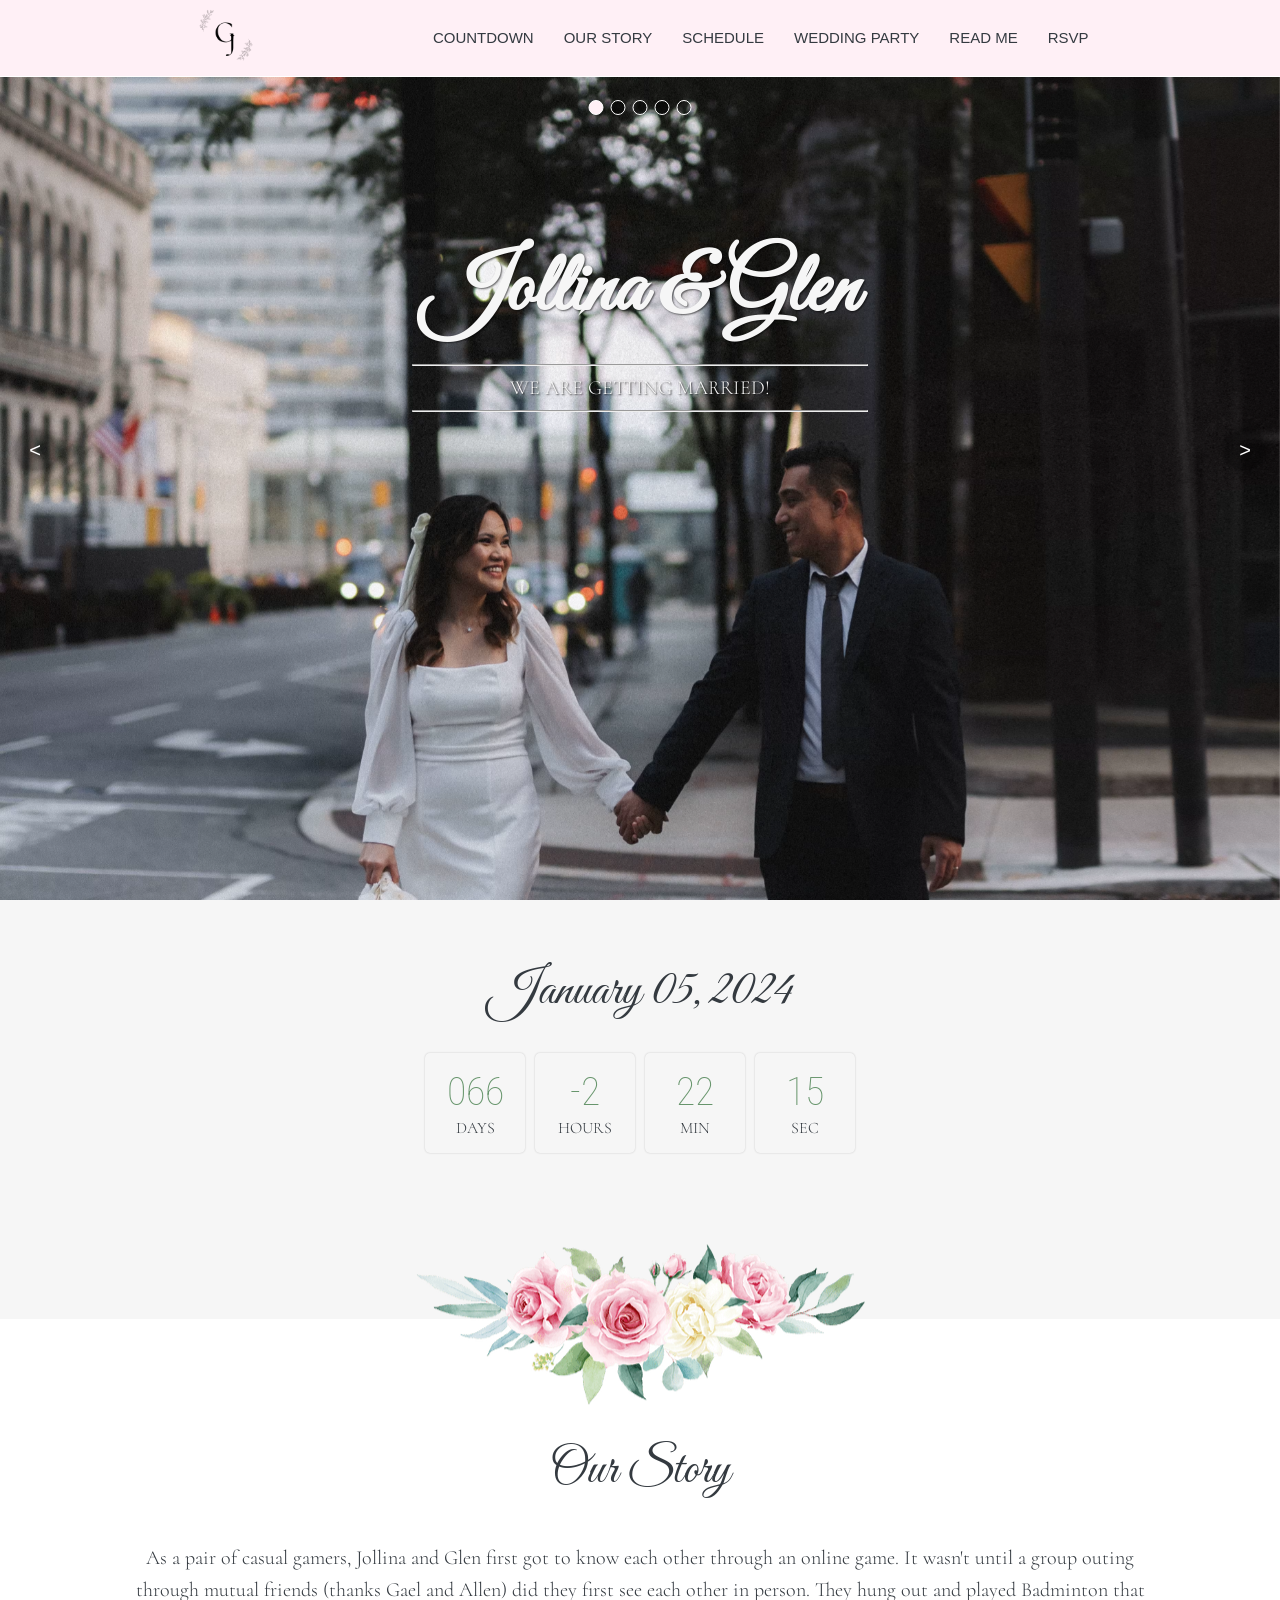
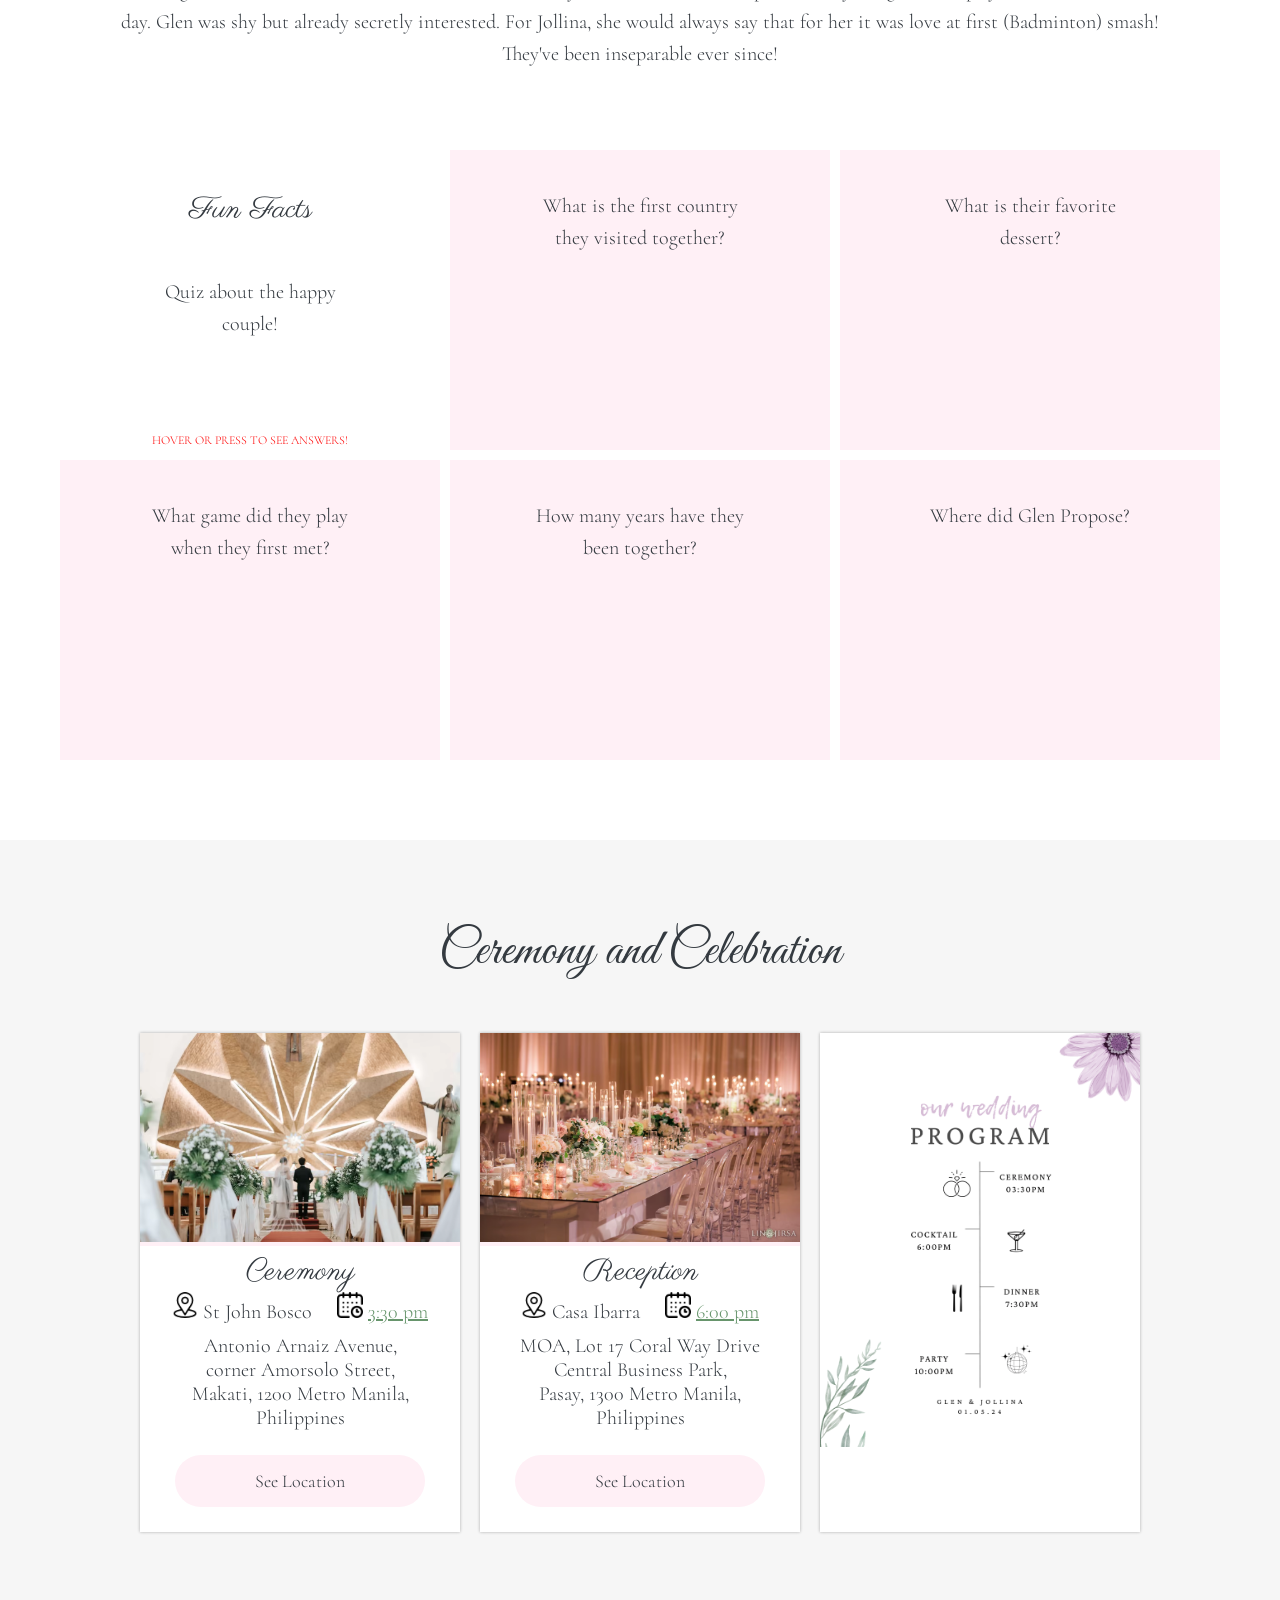
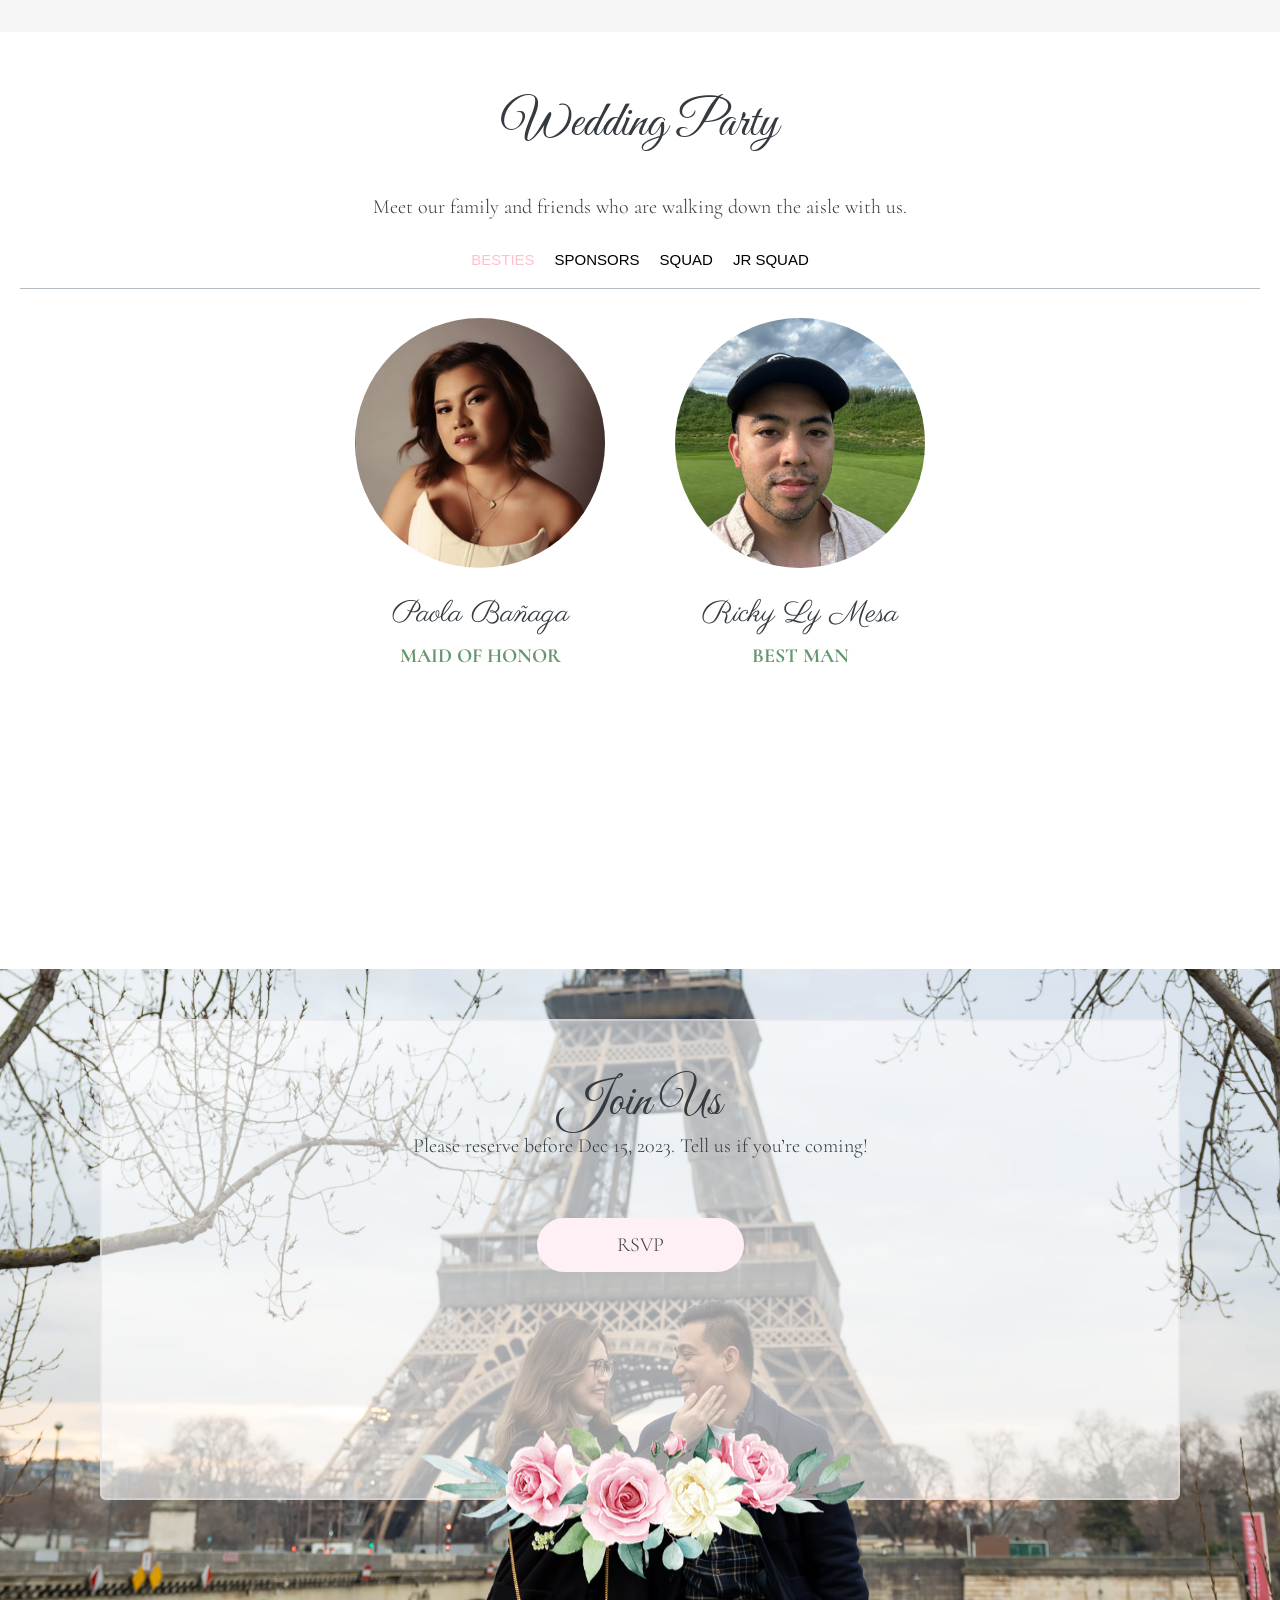
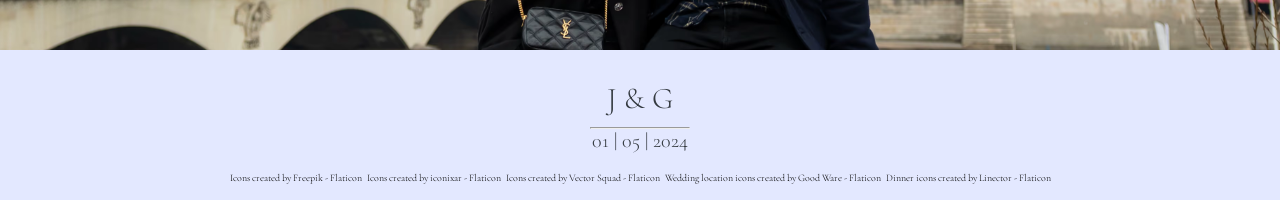
<file: index.html>
<!DOCTYPE html>
<html lang="en">
  <head>
    <meta charset="UTF-8" />
    <meta http-equiv="X-UA-Compatible" content="IE=edge" />
    <meta name="viewport" content="width=device-width, initial-scale=1.0" />
    <link rel="preconnect" href="https://fonts.googleapis.com">
    <link rel="preconnect" href="https://fonts.gstatic.com" crossorigin>
    <link href="https://fonts.googleapis.com/css2?family=Cormorant:wght@400;700&family=Great+Vibes&family=Parisienne&family=Roboto+Condensed&display=swap" rel="stylesheet">
    <link rel="stylesheet" href="css/style.css" />
    <link rel="icon" type="image/x-icon" href="img/favicon_io/favicon.ico">   
    <title>#JollyNaSiGlen</title>
  </head>
  <body>
    <main class="main__container">
      <nav id="navigation" class="nav">
        <a href="#" class="nav__logo"><img src="img/newlogo.png" alt="" /></a>
        <ul class="nav__link">
          <input type="checkbox" id="checkbox__toggle" />
          <div class="nav__link--menu">
            <li>
              <a class="nav__link--btn" href="#whenwhere">Countdown</a>
            </li>
            <li>
              <a class="nav__link--btn" href="#ourstory">Our Story </a>
            </li>
            <li>
              <a class="nav__link--btn" href="#schedule">Schedule </a>
            </li>
            <li>
              <a class="nav__link--btn" href="#wedparty">Wedding Party </a>
            </li>
            <li>
              <a class="nav__link--btn" href="faq.html">Read Me</a>
            </li>
            <li><a class="nav__link--btn cta__btn" href="#rsvp">RSVP</a></li>
          </div>
          <label for="checkbox__toggle" class="hamburger"></label>
        </ul>
      </nav>
      <header class="header">
        <figure class="slider__cards"></figure>
        <figure class="slider__cards"></figure>
        <figure class="slider__cards"></figure>
        <figure class="slider__cards"></figure>
        <figure class="slider__cards"></figure>
        <div class="slider__button--container">
          <button class="slider__button default"></button>
          <button class="slider__button"></button>
          <button class="slider__button"></button>
          <button class="slider__button"></button>
          <button class="slider__button"></button>
        </div>
        <button class="slider__button--prev" onclick=""><span class="abscenter">&lt</span></button>
        <button class="slider__button--next" onclick=""><span class="abscenter">&#62</span></button>
        <div class="title">
          <h1 class="title__mainheading">Jollina & Glen</h1>
          <hr>
          <p class="title__subheading">We are getting Married!</p>
          <hr>
        </div>
      </header>
      <section id="whenwhere" class="countdown__container">
        <div class="countdown section1">
          <h2>January 05, 2024</h2>
          <div id="countdown" class="countdown__time">
            <div class="countdown__time--counter">
              <span class="day"></span><br><span>Days</span>
            </div>
            <div class="countdown__time--counter">
              <span class="hour"></span><br>
              <span>Hours</span>
            </div>
            <div class="countdown__time--counter">
              <span class="minute"></span><br>
              <span>Min</span>
            </div>
            <div class="countdown__time--counter">
              <span class="second"></span><br>
              <span>Sec</span>
            </div>
          </div>
          <div class="img__footer">
            <img src="img/pastelFlower.png" alt="" />
          </div>
        </div>
      </section>
      <section id="ourstory">
        <div class="story__container section1">
          <h2>Our Story</h2>
          <p>
            As a pair of casual gamers, Jollina and Glen first got to know each
            other through an online game. It wasn't until a group outing through mutual friends (thanks Gael and
            Allen) did they first see each other in person. They hung out
            and played Badminton that day. Glen was shy but already secretly
            interested. For Jollina, she would always say that for her it was
            love at first (Badminton) smash! They've been inseparable ever
            since!
          </p>
          <div class="story">
            <div class="story__card--header">
              <h3>Fun Facts</h3>
              <p>Quiz about the happy couple!</p></p>
              <p>Hover or Press to see answers!</p>
            </div>
            <div class="flip-card" onclick="">
              <div class="story__card">
                <div class="story__card--front">
                  <p>What is the first country they visited together?</p>
                </div>
                <div class="story__card--back">
                  <p>Japan!</p>
                  <img src="img/sushi.png" alt="" />
                </div>
              </div>
            </div>
            <div class="flip-card" onclick="">
              <div class="story__card">
                <div class="story__card--front">
                  <p>What is their favorite dessert?</p>
                </div>
                <div class="story__card--back"><p>Bubble Tea</p>
                  <img src="img/bubble-tea.png" alt="" /></div>
              </div>
            </div>
            <div class="flip-card" onclick="">
              <div class="story__card">
                <div class="story__card--front">
                  <p>What game did they play when they first met?</p>
                </div>
                <div class="story__card--back"><p>Ragnarok Online</p>
                  <img src="img/poring.png" alt="" /></div>
              </div>
            </div>
            <div class="flip-card" onclick="">
              <div class="story__card">
                <div class="story__card--front">
                  <p>How many years have they been together?</p>
                </div>
                <div class="story__card--back">
                  <p>Together for 4 years!</p>
                  <img src="img/four.png" alt="" /></div>
              </div>
            </div>
            <div class="flip-card" onclick="">
              <div class="story__card">
                <div class="story__card--front">
                  <p>Where did Glen Propose?</p>
                </div>
                <div class="story__card--back">
                  <p>Paris</p> 
                  <img src="img/paris.png" alt="" />
                </div>
              </div>
            </div>
          </div>
        </div>
      </section>

      <section id="schedule">
        <div class="schedule__container">
          <header class="schedule__header section1">
            <h2>Ceremony and Celebration</h2>
          </header>
          <div class="schedule__body section1">
            <div class="schedule__cards">
              <img src="img/church1.avif" class="schedule__cards--img" alt=""/>
              <h3>Ceremony</h3>
              <div class="location">
                <div>
                  <img src="img/location.png" class="schedule__cards--icon" alt="">
                  <span>St John Bosco</span>
                </div>
                <div>
                  <img src="img/time.png" class="schedule__cards--icon" alt="">
                  <time>3:30 pm</time>
                </div>
              </div>
              <p>Antonio Arnaiz Avenue, <br> corner Amorsolo
                Street, <br>
                Makati, 1200 Metro Manila, <br> Philippines
              </p>
              <a class="schedule__body--a" target="_blank" href="https://www.waze.com/live-map/directions/st.-john-bosco-church-arnaiz-ave-makati?to=place.w.79298706.793052591.605915">See Location</a>
            </div>
            <div class="schedule__cards">
              <img src="img/test.avif" class="schedule__cards--img" alt=""/>
              <h3>Reception</h3>
              <div class="location">
                <div>
                  <img src="img/location.png" class="schedule__cards--icon" alt="">
                  <span>Casa Ibarra</span>
                </div>
                <div>
                  <img src="img/time.png" class="schedule__cards--icon" alt="">
                  <time>6:00 pm</time>
                </div>
              </div>
              <p>MOA, Lot 17 Coral Way Drive <br> Central Business Park, <br> Pasay, 1300 Metro Manila, <br> Philippines</p>
              <a class="schedule__body--a" target="_blank" href="https://www.waze.com/live-map/directions/casa-ibarra-coral-way-pasay?to=place.w.79298705.792921517.16666381">See Location</a>
            </div>
            <div class="schedule__cards">
              <div class="program__card">
                <a target="_blank" class="img__link" href="img/program.png">
                  <img class="program__image" src="img/program.png" alt="">
                </a>
              </div>
            </div>
          </div>
      </div>
      </section>

      <section id="wedparty" class="section1">
        <h2>Wedding Party</h2>
        <p class="wedparty__intro">
            Meet our family and friends who are walking down the aisle with us.
        </p>
        <div class="wedparty__tab">
            <button class="wedparty__tab--btn defaultOn border--right">Besties</button>
            <button class="wedparty__tab--btn">Sponsors</button>
            <button class="wedparty__tab--btn border--right">Squad</button>
            <button class="wedparty__tab--btn border--right">Jr Squad</button>
        </div>
        <button class="wed__button--prev" onclick=""><span class="abscenter">&lt</span></button>
        <button class="wed__button--next" onclick=""><span class="abscenter">&#62</span></button>
        <div class="wedparty__container">
          <div class="wedparty__body">
            <div class="wedparty__body--card">
              <div>
                <img src="img/paola.jpg" class="wedparty__body--img" alt="" width="250px" height="250px"  />
                <h3>Paola Bañaga</h3>
                <h4>Maid of Honor</h4>
              </div>
              <div>                
                <img src="img/ricky.jpg" class="wedparty__body--img" alt="" width="250px" height="250px"/>
                <h3>Ricky Ly Mesa</h3>
                <h4>Best Man</h4>
              </div>
            </div>
            <div class="wedparty__body--card">
              <div class="sponsors">
                <h3>Family</h3>
                <h4>Glen's Family</h4>
                <p>Nonilon Mangahas</p>
                <p>Milady Goluya & Cris Racsag</p>
                <h4>Jollina's Family</h4>
                <p>Betty & John Jorda</p>
              </div>
              <div class="sponsors">
                <h3>Principal Sponsors</h3>
                <p>Dra. Margaret Lazaro-Leachon & Dr. Anthony Leachon</p> 
                <p>Mrs. Sonya Dealca & Mr. Noli Dioneda</p>
                <p>Mrs. Merlita Dioneda & Mr. Jimmy Dioneda</p>
                <p>Mrs. Barbara Hazel Victorio & Mr. Randy Victorio</p>
                <p>Dra. Roscel Berin-Paterno & Mr. Lorenzo Paterno</p>
                <p>Mrs. Warlita Berin & Mr. Danilo Jorda</p>
                <p>Ms. Alili Goluya & Atty. Rey Jorda</p>
                <p>Mrs. Shinette Bolante & Mr. Maurice Dee</p>
                <p>Mrs. Agnes Goluya & Mr. Ephraem Goluya Sr.</p>
                <p>Mrs. Rosemarie Goluya & Mr. Philamer Goluya</p>
                <p>Engr. Marifel Taguiam Mailig & Mr. Orland Mailig</p>
                <p>Mrs. Maricel Goluya & Mr. Eric Bernabe</p>
                <p>Ms. Erma Espiritu & Mr. Agustin Martinez</p>
              </div>
              <div class="sponsors">
                <h3>Secondary Sponsors</h3>
                <h4>Candle</h4>
                <p>Justienne Aira Sebastian & John Michael Jorda</p>
                <h4>Veil</h4>
                <p>Anna Abigael Rosero & Jerome Jorda</p>
                <h4>Cord</h4>
                <p>Patria Krizzel Ann Jorda & Rony Allen Rosero </p>
              </div>
            </div>
            <div class="wedparty__body--card">
              <div>
                <h3>Bridesmaids</h3>
                <p>Allyssa Goluya</p>
                <p>Eilyn Yatco</p>
                <p>Charmaine Sagun</p>
                <p>Abby Gail Macabante</p>
                <p>Camille Cabral</p>
                <p>Karen Catherine Aquino</p>
                <p>Christine San Diego-Ager</p>
                <p>Darlene San Agustin</p>
              </div>
              <div>
                <h3>Groomsmen</h3>
                <p>Ephraem Goluya Jr</p>
                <p>Leo Winston Goluya</p>
                <p>Jules Cesar Lagasca</p>
                <p>Josefino Gonzaga</p>
                <p>Marcel Yambao</p>
                <p>Marc Russel Lorilla</p>
                <p>Vernon Ager</p>
                <p>Mikko Peña</p>
              </div>
            </div>
            <div class="wedparty__body--card">
              <div>
                <h3>Flower Girls</h3>
                <p>Francine Aisha Lagera</p>
                <p>Francess Aliyah Lagera</p>
                <p>Khloe Perucho</p>
                <p>Alexandra Zhang</p>
                <p>Maddison Dioneda</p>
              </div>
              <div>
                <h3>Bearers</h3>
                <h4>Jr Ring Bearer</h4>
                <p>Jeremiah Marion Jorda</p>
                <h4>Ring Bearer</h4>
                <p>Keith Perucho</p>
                <h4>Bible Bearer</h4>
                <p>James El Kassis</p>
                <h4>Coin Bearer</h4>
                <p>Ernest Roland Jorda</p>
              </div>
            </div>
          </div>
      </section>

      <section id="rsvp">
        <div class="rsvp__container section1">
          <h2>Join Us</h2>
          <p>Please reserve before Dec 15, 2023. Tell us if you’re coming!</p>
          <a id="submit" href="https://www.theknot.com/us/glen-mangahas-and-jollina-jorda-jan-2024/rsvp" target="_blank">RSVP</a>
          <div class="rsvp__flower">
            <img src="img/pastelFlower.png" alt="" />
          </div>
        </div>
      </section>
      <footer>
        <div class="footer__nav">
          <ul>
            <li>
              <a class="footer__nav--btn" href="faq.html">Read Me</a>
            </li>
            <li>
              <a class="footer__nav--btn" href="#whenwhere">Countdown</a>
            </li>
            <li>
              <a class="footer__nav--btn" href="#ourstory">Our Story</a>
            </li>
            <li>
              <a class="footer__nav--btn" href="#schedule">Schedule</a>
            </li>
            <li>
              <a class="footer__nav--btn" href="#wedparty">Wedding Party</a>
            </li>
            <li><a class="footer__nav--btn" href="#rsvp">RSVP</a></li>
          </ul>
        </div>
        <p class="footer__logo"> 
          <span>J</span>
          <span>&</span>        
          <span>G</span>
          </p>
        <hr>
        <span>01 | 05 | 2024</span>
        <div class="attribution">
          <a href="https://www.flaticon.com/free-icons/video-game" title="video game icons">Icons created by Freepik - Flaticon</a>
          <a href="https://www.flaticon.com/free-icons/bubble-tea" title="bubble tea icons">Icons created by iconixar - Flaticon</a> 
          <a
            href="https://www.flaticon.com/free-icons/wedding-day"
            title="wedding day icons"
            >Icons created by Vector Squad - Flaticon</a
          >
          <a
            href="https://www.flaticon.com/free-icons/wedding-location"
            title="wedding location icons"
            >Wedding location icons created by Good Ware - Flaticon</a
          >
          <a
            href="https://www.flaticon.com/free-icons/dinner"
            title="dinner icons"
            >Dinner icons created by Linector - Flaticon</a
          >        
        </div>
    </footer>
    </main>
  </body>
  <script src="js/nav.js"></script>
  <script src="js/main.js"></script>
</html>
</file>
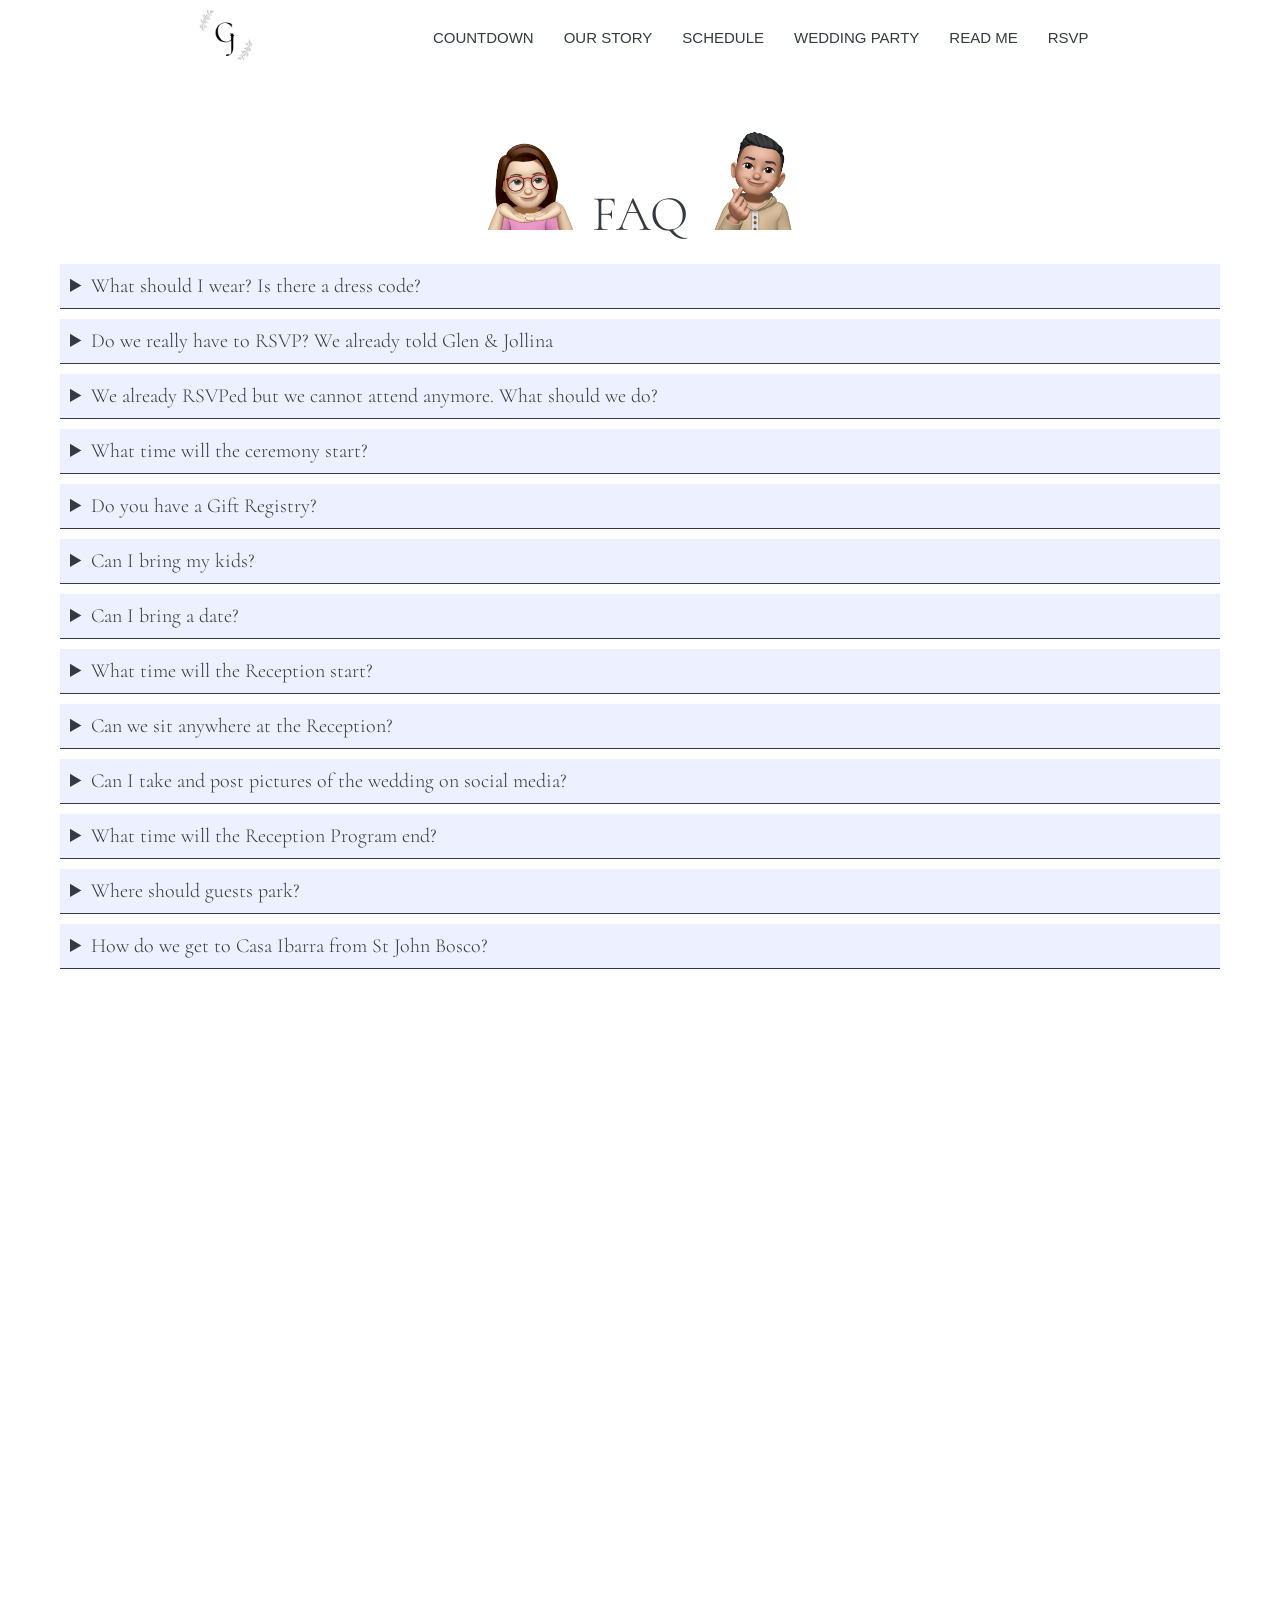
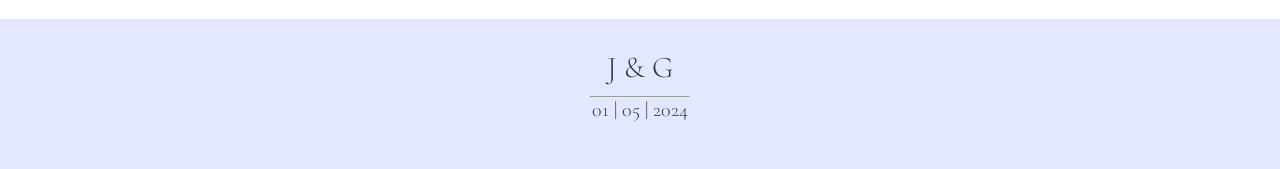
<file: faq.html>
<!DOCTYPE html>
<html lang="en">
  <head>
    <meta charset="UTF-8" />
    <meta name="viewport" content="width=device-width, initial-scale=1.0" />
    <link rel="preconnect" href="https://fonts.googleapis.com">
    <link rel="preconnect" href="https://fonts.gstatic.com" crossorigin>
    <link href="https://fonts.googleapis.com/css2?family=Cormorant:wght@400;700&family=Great+Vibes&family=Parisienne&family=Roboto+Condensed&display=swap" rel="stylesheet">
    <link rel="icon" type="image/x-icon" href="img/favicon_io/favicon.ico">   
    <link rel="stylesheet" href="css/style.css" />
    <title>#JollyNaSiGlen</title>
  </head>
  <body>
    <main class="main__container section1">
      <nav id="navigation" class="nav">
        <a href="index.html" class="nav__logo"><img src="img/newlogo.png" alt="" /></a>
        <ul class="nav__link">
          <input type="checkbox" id="checkbox__toggle" />
          <div class="nav__link--menu">
            <li>
              <a class="nav__link--btn" href="index.html#whenwhere">Countdown</a>
            </li>
            <li>
              <a class="nav__link--btn" href="index.html#ourstory">Our Story </a>
            </li>
            <li>
              <a class="nav__link--btn" href="index.html#schedule">Schedule </a>
            </li>
            <li>
              <a class="nav__link--btn" href="index.html#wedparty">Wedding Party </a>
            </li>
            <li>
              <a class="nav__link--btn" href="#">Read Me </a>
            </li>
            <li><a class="nav__link--btn cta__btn" target="_blank" href="https://www.theknot.com/us/glen-mangahas-and-jollina-jorda-jan-2024/rsvp">RSVP</a></li>
          </div>
          <label for="checkbox__toggle" class="hamburger"></label>
        </ul>
      </nav>
      <section id="faq">
        <div class="faq__container">
          <h2>           
            <img src="img/jollina.png" width="110px" alt=""> 
            <span>FAQ</span>
            <img src="img/glen.png" width="110px" alt="">
          </h2>
          <details>
            <summary>What should I wear? Is there a dress code?</summary>
            <div>
              <p>Strictly a <b>Formal</b> Event, <br>
              </p>
              <ul class="list__container">
                <li>Any light colored suit or long sleeves polo for the Gentlemen.</li>
                <li>Long dress, jumpsuits or separates in Pastel colors for the Ladies.</li>
              </ul> 
              <div class="color__container">
                <div class="color__container--circle"></div>
                <div class="color__container--circle"></div>
                <div class="color__container--circle"></div>
                <div class="color__container--circle"></div>
                <div class="color__container--circle"></div>              
                <div class="color__container--circle"></div>
              </div>
              <p>The Church has strict guidelines, therefore, no backless, see-through, plunging neckline, low cut, high slits or mini dresses. Otherwise, you may be asked to wear a shawl OR may not be allowed in the Church. <b> Also, please do NOT wear denim pants, shorts, slippers or sneakers. </b>
              </p>
              <div class="img__gallery">
                <img src="img/2.png" alt="">
                <img src="img/4.png" alt="">
                <img src="img/5.png" alt="">
                <img src="img/3.png" alt="">
              </div>
          </details>
          <details>
            <summary>Do we really have to RSVP? We already told Glen & Jollina</summary>
            <p>YES, RSVP is the formal confirmation to guarantee that you are included in the final guest list. If you come without RSVPing, our coordinator cannot let you enter the reception.</p>
          </details>
          <details>
            <summary>We already RSVPed but we cannot attend anymore. What should we do?</summary>
            <p>It is sad that you can no longer attend our special day. Should this happen, please go back to the RSVP form and update your answer so we can give your alloted seats to someone else.</p>
          </details>
          <details>
            <summary>What time will the ceremony start?</summary>
            <p>We have a strict schedule to follow. Processional march will start at 3:30 PM, so please arrive by 3:15 PM. If arriving late, please DO NOT enter the church while Jollina is walking down the aisle.</p>
          </details>
          <details>
            <summary>Do you have a Gift Registry?</summary>
            <p>As much as we appreciate your thoughtfulness, our baggage space is limited for the journey home (50kg to be exact &#128514). If you insist on giving, we would be grateful to receive monetary gifts instead to help us save up for our future &#127968. Thank you for being a part of our special day! </p>
          </details>
          <details>
            <summary>Can I bring my kids?</summary>
            <p>While we love your little ones, due to our venue having a limited capacity we will only be able to accommodate those listed on your invitation. We appreciate you making arrangements ahead of time and leaving the kids at home so you can celebrate with us.</p>
          </details>
          <details>
            <summary>Can I bring a date?</summary>
            <p>We have a strict guest list to stay on budget. Our wedding is strictly RSVP only. We will only be able to accommodate those listed on your invitation.</p>
          </details>
          <details>
            <summary>What time will the Reception start?</summary>
            <p>After the ceremony, the wedding party will be taking pictures in the church for around half an hour. Guests can head straight to the reception hall where we will be serving our cocktail menu.</p>
          </details>
          <details>
            <summary>Can we sit anywhere at the Reception?</summary>
            <p>NO, there will be a formal seating arrangement posted at the entrance to the Reception area. Please ensure to check and follow accordingly.</p>
          </details>
          <details>
            <summary>Can I take and post pictures of the wedding on social media?</summary>
            <p>Yes please! We encourage guests to post pictures onto their social media channels. Our only request is that you tag each photo with our wedding hashtag <b>#JollyNaSiGlen</b> so we can keep track of all of your pictures!</p>
          </details>
          <details>
            <summary>What time will the Reception Program end?</summary>
            <p>The program will end around 10:00 PM. Please stay with us until the end of the program. <br>
              <b>PLEASE DO NOT EAT AND RUN!</b>
          </details>
          <details>
            <summary>Where should guests park?</summary>
            <p>There is a parking lot beside Casa Ibarra that can accomodate 20-40 cars. If there are no more slots available, the nearest pay parking building would be the Mall Of Asia Arena Annex (MAAX) Building. There is a free shuttle service from there to Casa Ibarra. </p>
            <div class="center__container"><a class="button__default" href="https://www.waze.com/live-map/directions/ph/ncr/pasay/mall-of-asia-arena-annex-(maax)-building?to=place.ChIJDzJ4VGjLlzMRQ5A3Xs5JwtI">Directions</a></div>
          </details>
          <details>
            <summary>How do we get to Casa Ibarra from St John Bosco?</summary>
            <p>Please see the map below for Reference OR Click on Button.</p>
            <div class="center__container">
              <a class="button__default" target="_blank" href="https://www.waze.com/live-map/directions/casa-ibarra-coral-way-pasay?to=place.w.79298705.792921517.16666381">Directions</a>
              <br>
              <img src="img/map.avif" alt="">
            </div>
          </details>
        </div>
      </section>
      <footer>
        <p class="footer__logo">J & G</p>
        <hr>
        <span>01 | 05 | 2024</span>
    </footer>
    </main>
  </body>
  <script src="js/nav.js"></script>
  <script src="js/main.js"></script>
</html>
</file>
<file: css/style.css>
*,
*::before,
*::after {
  margin: 0;
  padding: 0;
  box-sizing: inherit; }

html {
  font-size: 62.5%;
  scroll-behavior: smooth;
  height: fill-available;
  height: -webkit-fill-available; }

body {
  box-sizing: border-box;
  text-align: center;
  font-family: "Cormorant", serif;
  font-weight: 100;
  font-size: 2rem;
  color: #343a40;
  height: fill-available;
  height: -webkit-fill-available; }

@keyframes nav-slide {
  0% {
    transform: translatex(100%); }
  100% {
    transform: translatex(0%); } }

@keyframes section-slide {
  0% {
    opacity: 0.5;
    transform: translateY(50px); }
  100% {
    opacity: 1;
    transform: translateY(0); } }

@keyframes slideUp {
  0% {
    transform: translateY(100%);
    opacity: 0; }
  50% {
    transform: translateY(-10%); }
  100% {
    transform: translateY(0%);
    opacity: 1; } }

@keyframes text--reveal {
  0% {
    opacity: 0; }
  100% {
    opacity: 1; } }

h2 {
  color: #343a40;
  font-family: "Great Vibes", cursive;
  font-size: 5rem;
  font-weight: 100; }
  @media (max-width: 599px) {
    h2 {
      font-size: 4rem; } }

h3 {
  color: #343a40;
  font-family: "Parisienne", cursive;
  font-size: 3rem;
  font-weight: 100; }

h4 {
  color: #343a40;
  font-family: "Cormorant", serif;
  font-size: 2rem;
  margin: 1rem; }

.abscenter {
  position: absolute;
  top: 50%;
  left: 50%;
  transform: translate(-50%, -50%); }

.border--right {
  border-right: 1px solid #fcc2d7; }

.img__footer {
  transform: translateY(55%);
  max-width: 60rem;
  display: inline-block; }
  .img__footer img {
    width: 100%; }

.section--animation {
  animation: section-slide 0.8s;
  animation-fill-mode: backwards; }

.attribution {
  margin-top: 1rem; }

.attribution > a {
  text-decoration: none;
  color: black;
  font-size: 1rem; }
  @media (max-width: 599px) {
    .attribution > a {
      font-size: 0.8rem; } }

.wedparty--slide {
  transform: translatey(700px); }

.pink--background {
  background-color: #fff0f6; }

#submit {
  background: #fff0f6;
  color: #343a40;
  border: none;
  padding: 1.5rem 8rem;
  margin: 6rem auto;
  border-radius: 5rem;
  transition: all 0.3s ease-in;
  position: relative;
  text-decoration: none;
  display: inline-block; }
  #submit::after {
    content: " ";
    position: absolute;
    top: 0;
    left: 0;
    width: 100%;
    height: 100%;
    transition: all 0.3s ease-in;
    background-color: #fff0f6;
    z-index: -1;
    border-radius: 50px; }

#submit:hover {
  transform: translateY(-4px);
  cursor: pointer; }

#submit:active {
  transform: translateY(-2px); }

#submit:hover::after {
  transform: scale(2);
  opacity: 0; }

.button__default {
  background-color: #edf0ff;
  color: #343a40;
  border: none;
  padding: 1.5rem 8rem;
  margin: 1rem auto;
  border-radius: 5rem;
  transition: all 0.3s ease-in;
  position: relative;
  text-decoration: none;
  display: inline-block; }
  .button__default::after {
    content: " ";
    position: absolute;
    top: 0;
    left: 0;
    width: 100%;
    height: 100%;
    transition: all 0.3s ease-in;
    background-color: #edf0ff;
    z-index: -1;
    border-radius: 50px; }

.button__default:hover {
  transform: translateY(-4px);
  cursor: pointer; }

.button__default:active {
  transform: translateY(-2px); }

.button__default:hover::after {
  transform: scale(2);
  opacity: 0; }

.header > figure {
  backface-visibility: hidden;
  -webkit-backface-visibility: hidden;
  background-size: cover;
  background-position: center 55%;
  color: transparent;
  height: 100vh;
  width: 100%;
  left: 0px;
  top: 0px;
  opacity: 0;
  position: absolute;
  z-index: 0; }

.header > figure:nth-child(1) {
  transition: opacity 1s ease-in;
  background-image: url("../img/streets.avif"); }

.header > figure:nth-child(2) {
  transition: opacity 1s ease;
  background-image: url("../img/DX9A5564-min.avif"); }

.header > figure:nth-child(3) {
  transition: opacity 1s ease;
  background-image: url("../img/DX9A5320-min.avif"); }

.header > figure:nth-child(4) {
  transition: opacity 1s ease;
  background-image: url("../img/union.avif"); }

.header > figure:nth-child(5) {
  transition: opacity 1s ease;
  background-image: url("../img/DX9A5300-min.avif"); }

.slider__button--next {
  position: absolute;
  content: "";
  top: 50%;
  right: 15px;
  transform: translateY(-50%);
  width: 40px;
  height: 40px;
  border-radius: 50%;
  z-index: 2999;
  background-color: rgba(0, 0, 0, 0.3);
  border: none;
  cursor: pointer;
  font-size: 2rem;
  color: white;
  box-shadow: 0 0 10px rgba(0, 0, 0, 0.6); }
  .slider__button--next:hover, .slider__button--next:active {
    background-color: rgba(0, 0, 0, 0.5); }
  @media (max-width: 599px) {
    .slider__button--next {
      opacity: 0; } }

.slider__button--prev {
  position: absolute;
  content: "";
  top: 50%;
  left: 15px;
  transform: translateY(-50%);
  width: 40px;
  height: 40px;
  border-radius: 50%;
  border: none;
  z-index: 2999;
  cursor: pointer;
  background-color: rgba(0, 0, 0, 0.3);
  font-size: 2rem;
  color: white;
  box-shadow: 0 0 10px rgba(0, 0, 0, 0.6); }
  .slider__button--prev:hover, .slider__button--prev:active {
    background-color: rgba(0, 0, 0, 0.7); }
  @media (max-width: 599px) {
    .slider__button--prev {
      opacity: 0; } }

.slider__button--container {
  top: 100px;
  left: 50%;
  position: absolute;
  transform: translateX(-50%);
  display: flex;
  gap: 0.7rem; }
  @media (max-width: 599px) {
    .slider__button--container {
      top: 70px; } }

.slider__button {
  height: 15px;
  width: 15px;
  border-radius: 50%;
  background-color: rgba(0, 0, 0, 0.5);
  z-index: 4000;
  border: 1px solid white;
  cursor: pointer; }
  .slider__button:focus, .slider__button:active {
    background-color: #fff0f6; }

.active {
  background-color: #fff0f6; }

.header {
  max-width: 100%;
  height: 100vh;
  background-color: #fff0f6; }

.title {
  color: #f6f6f6;
  font-family: "Great Vibes", cursive;
  position: absolute;
  top: 35%;
  left: 50%;
  transform: translate(-50%, -50%); }
  .title__mainheading {
    font-size: 8.5rem;
    padding: 2rem 1rem;
    text-shadow: 1px 1px 2px rgba(0, 0, 0, 0.6);
    animation: slideUp 1.5s ease-in-out;
    animation-fill-mode: backwards; }
    @media (max-width: 900px) {
      .title__mainheading {
        font-size: 6rem; } }
    @media (max-width: 599px) {
      .title__mainheading {
        font-size: 3.2rem;
        padding: 2rem 0; } }
  .title__subheading {
    font-size: 2rem;
    font-family: "Cormorant", serif;
    text-shadow: 1px 1px 2px rgba(0, 0, 0, 0.8);
    padding: 1rem 1rem;
    text-transform: uppercase;
    animation: text--reveal 1.5s ease-in;
    animation-fill-mode: backwards;
    animation-delay: 1s; }
    @media (max-width: 599px) {
      .title__subheading {
        font-size: 1.4rem; } }
  .title hr {
    height: 2px;
    background-color: white; }

.nav {
  display: flex;
  justify-content: space-evenly;
  align-items: center;
  padding: 0 2rem 0 2rem;
  font-weight: 400;
  border-bottom: 1px solid white;
  position: fixed;
  top: 0;
  width: 100%;
  z-index: 3000; }
  @media (max-width: 1200px) {
    .nav {
      justify-content: space-between; } }
  @media (max-width: 599px) {
    .nav {
      padding: 0 1rem; } }
  .nav__logo > img {
    height: 70px; }
    @media (max-width: 599px) {
      .nav__logo > img {
        height: 45px; } }
  .nav__link {
    display: flex;
    flex-direction: row; }
    .nav__link--menu {
      display: flex;
      flex-direction: row;
      list-style: none;
      font-size: 1.5rem;
      text-decoration: none;
      gap: 3rem; }
      @media (max-width: 1200px) {
        .nav__link--menu {
          opacity: 0;
          visibility: hidden;
          position: fixed;
          right: 0;
          top: 67px;
          text-align: center;
          flex-direction: column;
          width: 100%;
          height: 100vh;
          background-color: #fff0f6;
          padding: 6rem 5rem;
          font-size: 2rem; } }
  @media (max-width: 1200px) and (max-width: 599px) {
    .nav__link--menu {
      top: 52px; } }
      .nav__link--menu span {
        color: #f783ac;
        margin-left: 3rem;
        font-size: 1rem;
        display: none; }
        @media (max-width: 1200px) {
          .nav__link--menu span {
            display: none; } }
    .nav__link--btn {
      text-decoration: none;
      color: #343a40;
      font-family: Montserat, sans-serif;
      text-transform: uppercase;
      display: inline-block;
      position: relative; }
      .nav__link--btn::after {
        content: " ";
        position: absolute;
        width: 100%;
        border-bottom: 3px solid #91a7ff;
        top: 120%;
        left: 0;
        transform: scale(0);
        transition: transform 0.3s ease-out;
        transform-origin: center; }
      .nav__link--btn:hover::after {
        transform: scale(1); }

#checkbox__toggle,
.hamburger {
  display: none; }

.hamburger {
  width: 29px;
  height: 3px;
  background-color: #343a40;
  position: absolute;
  right: 20px; }
  @media (max-width: 1200px) {
    .hamburger {
      display: block; } }
  .hamburger::before {
    content: " ";
    position: absolute;
    top: -10px;
    left: 0;
    width: 100%;
    height: 3px;
    background-color: #343a40; }
  .hamburger::after {
    content: " ";
    position: absolute;
    top: 10px;
    left: 0;
    width: 100%;
    height: 3px;
    background-color: #343a40; }

#checkbox__toggle:checked + .nav__link--menu {
  opacity: 0.98;
  visibility: visible;
  animation: nav-slide 0.4s ease-in;
  animation-fill-mode: backwards; }

#checkbox__toggle:checked ~ .hamburger::before {
  transform: rotate(135deg);
  top: 0;
  transition: all 0.4s ease-in; }

#checkbox__toggle:checked ~ .hamburger::after {
  transform: rotate(-135deg);
  top: 0;
  transition: all 0.4s ease-in; }

#checkbox__toggle:checked ~ .hamburger {
  background-color: transparent; }

.countdown__container {
  background-color: #f6f6f6; }

.countdown {
  max-width: 1240px;
  margin: 0 auto;
  padding-top: 6rem; }
  .countdown__text {
    font-size: 1.6rem;
    text-transform: uppercase;
    color: #343a40;
    line-height: 2;
    margin-bottom: 6rem; }
  .countdown__time {
    display: flex;
    justify-content: center;
    gap: 1rem;
    padding: 3rem 1rem 0 1rem; }
    @media (max-width: 599px) {
      .countdown__time {
        gap: 1rem; } }
    .countdown__time--counter {
      max-width: 10rem;
      height: 10rem;
      position: relative;
      flex: 1 1 0;
      box-shadow: 0 0 2px rgba(0, 0, 0, 0.2);
      border-radius: 5px; }
      .countdown__time--counter span:nth-of-type(1) {
        color: #343a40;
        font-size: 4rem;
        font-family: "Roboto Condensed", sans-serif;
        color: #67956c;
        display: inline-flex;
        padding-top: 1.5rem; }
      .countdown__time--counter span:nth-of-type(2) {
        text-transform: uppercase;
        font-size: 1.6rem;
        display: inline-flex; }

#schedule {
  background-color: #f6f6f6; }

.schedule__container {
  padding: 3rem 2rem 0 2rem;
  margin: 0 auto;
  max-width: 1240px; }

.schedule__header {
  margin-top: 5rem; }

.schedule__body {
  display: flex;
  gap: 2rem;
  padding: 5rem 10rem 10rem 10rem; }
  @media (max-width: 900px) {
    .schedule__body {
      flex-direction: column; } }
  @media (max-width: 599px) {
    .schedule__body {
      padding: 5rem 0.9rem 5rem 0.9rem; } }
  .schedule__body--a {
    background: #fff0f6;
    color: #343a40;
    border: none;
    padding: 1.5rem 8rem;
    margin: 2.5rem auto;
    border-radius: 5rem;
    transition: all 0.3s ease-in;
    position: relative;
    text-decoration: none;
    display: inline-block;
    font-size: 1.8rem; }
    .schedule__body--a::after {
      content: " ";
      position: absolute;
      top: 0;
      left: 0;
      width: 100%;
      height: 100%;
      transition: all 0.3s ease-in;
      background-color: #fff0f6;
      z-index: -1;
      border-radius: 50px; }
    .schedule__body--a:hover {
      transform: translateY(-4px);
      cursor: pointer; }
    .schedule__body--a:active {
      transform: translateY(-2px); }
    .schedule__body--a:hover::after {
      transform: scale(2);
      opacity: 0; }

.schedule__cards {
  flex: 1 1 0;
  background-color: white;
  padding-bottom: 2rem 2rem 0 2rem;
  box-shadow: 0 0 3px rgba(0, 0, 0, 0.3); }
  .schedule__cards--img {
    width: 100%;
    height: auto;
    border-bottom: 4px solid #fff0f6;
    overflow: hidden;
    aspect-ratio: 3/2; }
  .schedule__cards--icon {
    display: inline-block;
    fill: #67956c;
    width: 2.6rem; }
  .schedule__cards time {
    display: inline-block;
    color: #67956c;
    text-decoration: underline; }
  .schedule__cards span {
    display: inline-block; }

.location {
  display: flex;
  justify-content: center;
  gap: 2.5rem;
  margin-bottom: 1rem; }

.program__image {
  width: 100%;
  transition: all 0.3s ease-in; }

.img__link:hover > img {
  transform: scale(1.08); }

.program__card {
  overflow: hidden; }

#wedparty {
  padding: 6rem 0; }
  #wedparty h2 {
    margin-bottom: 4rem; }
  #wedparty p {
    margin-bottom: 1.2rem; }

.wedparty__tab {
  max-width: 1240px;
  margin: 0 auto;
  display: flex;
  justify-content: center;
  padding: 2rem;
  border-bottom: 1px solid #b2bac1; }
  @media (max-width: 599px) {
    .wedparty__tab {
      padding: 2rem 0; } }
  .wedparty__tab--btn {
    padding: 0 1rem;
    background-color: white;
    border: none;
    position: relative;
    text-transform: uppercase;
    color: #343a40;
    cursor: pointer;
    font-size: 1.5rem; }
    .wedparty__tab--btn:focus, .wedparty__tab--btn:active, .wedparty__tab--btn:hover {
      color: #fcc2d7; }
    .wedparty__tab--btn::after {
      content: " ";
      position: absolute;
      bottom: -2.2rem;
      left: 0;
      width: 100%; }
    .wedparty__tab--btn:focus::after, .wedparty__tab--btn:active::after, .wedparty__tab--btn:hover::after {
      height: 3.2px;
      background-color: #fcc2d7; }

.wedparty__container {
  max-width: 1240px;
  margin: 0 auto; }

.wedparty__body {
  height: 620px;
  position: relative;
  overflow: hidden; }
  @media (max-width: 900px) {
    .wedparty__body {
      height: 1100px; } }
  .wedparty__body--img {
    border-radius: 50%;
    margin: 1rem;
    overflow: hidden;
    aspect-ratio: 1/1; }
    @media (max-width: 599px) {
      .wedparty__body--img {
        margin: 0; } }
  .wedparty__body--card {
    position: absolute;
    top: 3%;
    left: 0;
    width: 100%;
    transition: transform 0.5s;
    display: flex;
    justify-content: center;
    gap: 5rem; }
    @media (max-width: 900px) {
      .wedparty__body--card {
        top: 2%;
        flex-direction: column;
        gap: 1.5rem; } }
    .wedparty__body--card h3 {
      padding: 1rem 1rem 0 1rem; }
    .wedparty__body--card h4 {
      text-transform: uppercase;
      font-size: 2rem;
      color: #67956c; }
    .wedparty__body--card p {
      font-size: 1.9rem; }

.comaids {
  display: flex;
  gap: 5rem;
  justify-content: center; }
  @media (max-width: 599px) {
    .comaids {
      flex-direction: column;
      gap: 1.5rem; } }

.sponsors {
  flex: 1 1 0; }

.wed__button--prev,
.wed__button--next {
  display: none; }

#rsvp {
  padding: 5rem 1rem 15rem 1rem;
  background-image: url("../img/footer.avif");
  background-position: center 68%;
  background-size: cover; }

.rsvp__container {
  max-width: 1080px;
  margin: 0 auto;
  border: 2px solid rgba(229, 222, 226, 0.5);
  padding: 5rem 6rem 0 6rem;
  border-radius: 6px;
  background-color: rgba(255, 255, 255, 0.6); }

.rsvp__flower {
  transform: translatey(55%);
  max-width: 50rem;
  margin: 0 auto; }
  .rsvp__flower img {
    width: 90%; }

.story__container {
  max-width: 1240px;
  margin: 12rem auto 6rem auto;
  padding: 0 2rem; }
  @media (max-width: 599px) {
    .story__container {
      padding: 0 1rem; } }
  .story__container h2 {
    margin: 4rem 0; }
  .story__container p {
    padding: 0 8rem;
    line-height: 1.6; }
    @media (max-width: 599px) {
      .story__container p {
        padding: 0 2rem; } }

.story {
  display: grid;
  grid-template-columns: repeat(3, 1fr);
  gap: 1rem;
  margin-top: 6rem;
  padding: 2rem 2rem;
  border-radius: 6px; }
  @media (max-width: 900px) {
    .story {
      grid-template-columns: repeat(2, 1fr); } }
  @media (max-width: 599px) {
    .story {
      gap: 0.5rem;
      padding: 1rem 1rem; } }

.flip-card {
  perspective: 1000px;
  min-height: 300px; }
  .flip-card:hover .story__card {
    transform: rotateY(180deg); }

.story__card {
  position: relative;
  width: 100%;
  height: 100%;
  transition: transform 0.8s;
  transform-style: preserve-3d; }
  .story__card--front, .story__card--back {
    position: absolute;
    width: 100%;
    height: 100%;
    -webkit-backface-visibility: hidden;
    padding: 4rem 0; }
  .story__card--header {
    display: flex;
    flex-direction: column;
    justify-content: space-between;
    padding-top: 4rem; }
    .story__card--header p:last-child {
      text-transform: uppercase;
      color: red;
      font-size: 1.2rem; }
  .story__card--front {
    background-color: #fff0f6; }
  .story__card--back {
    transform: rotateY(180deg);
    background-color: #dbe4ff;
    display: flex;
    flex-direction: column; }
    .story__card--back > img {
      width: 9rem;
      margin: 0 auto; }

.faq__container {
  max-width: 1240px;
  margin: 12rem auto 4rem auto;
  padding: 0 4rem 60rem 4rem; }
  @media (max-width: 599px) {
    .faq__container {
      padding: 0 2rem 10rem 2rem; } }
  .faq__container h2 {
    font-family: "Cormorant", serif;
    margin-bottom: 2rem; }

details {
  text-align: left;
  margin-bottom: 1rem;
  border-bottom-left-radius: 2px;
  border-bottom-right-radius: 2px; }

details[open] > summary {
  border: none; }

details summary {
  cursor: pointer;
  padding: 1rem;
  border-bottom: 1px solid #343a40;
  background-color: #edf0ff; }

details summary > * {
  display: inline; }

details p {
  background-color: white;
  margin-top: 1rem;
  padding: 1rem 0 2rem 0; }

.color__container {
  display: flex;
  flex-direction: row;
  column-gap: 20px; }

.color__container--circle {
  border-radius: 100%; }

.color__container--circle:nth-of-type(1) {
  width: 50px;
  height: 50px;
  background-color: #b1d4e0; }

.color__container--circle:nth-of-type(2) {
  width: 50px;
  height: 50px;
  background-color: #e6bdcc; }

.color__container--circle:nth-of-type(3) {
  width: 50px;
  height: 50px;
  background-color: #f0c9b3; }

.color__container--circle:nth-of-type(4) {
  width: 50px;
  height: 50px;
  background-color: #b4aaa9; }

.color__container--circle:nth-of-type(5) {
  width: 50px;
  height: 50px;
  background-color: #d4d0d0; }

.list__container {
  margin-left: 22px;
  margin-bottom: 10px; }

.center__container {
  text-align: center;
  margin: 0 auto; }
  .center__container a {
    display: inline-block; }
  .center__container img {
    width: 80%;
    margin-top: 2rem;
    border-radius: 10px; }

.img__gallery > img {
  margin-left: -20px; }

footer {
  min-height: 150px;
  background-color: #e3e8ff;
  padding-top: 1rem; }
  footer > p {
    margin-top: 2rem;
    font-size: 3rem; }
    @media (max-width: 599px) {
      footer > p {
        font-size: 2rem; } }
  footer hr {
    width: 100px;
    margin: 1rem auto 0 auto; }

.footer__nav {
  margin: 4rem 0 2rem 0;
  max-width: 1200px;
  display: none; }
  @media (max-width: 1200px) {
    .footer__nav {
      display: block; } }
  .footer__nav li {
    width: 100%;
    border-top: 1px solid #343a40;
    list-style: none; }
    .footer__nav li:hover {
      background-color: #c2d1ff; }
  .footer__nav li:last-child {
    border-bottom: 1px solid #343a40; }
  .footer__nav--btn {
    text-decoration: none;
    color: #343a40;
    display: inline-block;
    padding: 1rem 0;
    font-family: Montserat, sans-serif;
    text-transform: uppercase;
    font-weight: 400;
    font-size: 1.6rem; }

.gallery__container {
  max-width: 900px;
  max-height: 300rem;
  column-width: 100px;
  column-gap: 2em;
  margin: 0 auto; }
  .gallery__container img {
    max-width: 250px;
    border-radius: 10px; }
</file>
